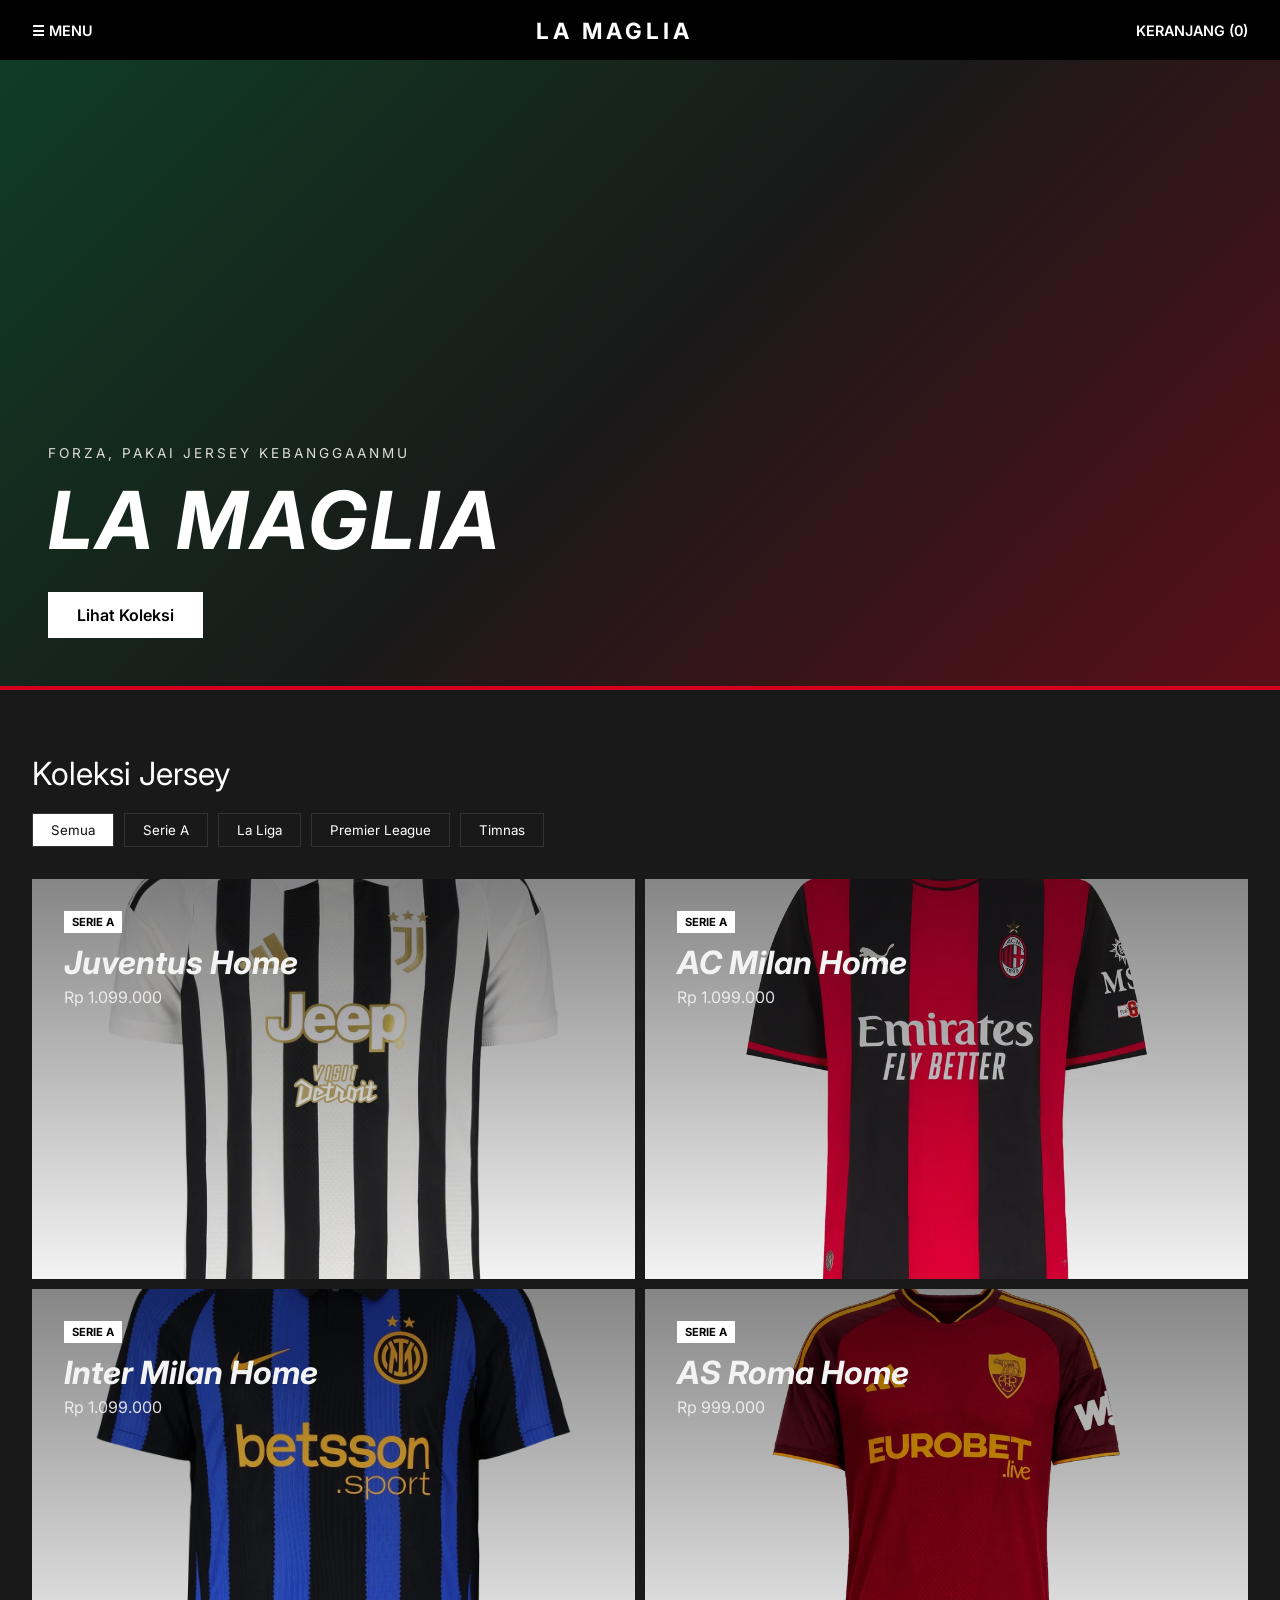
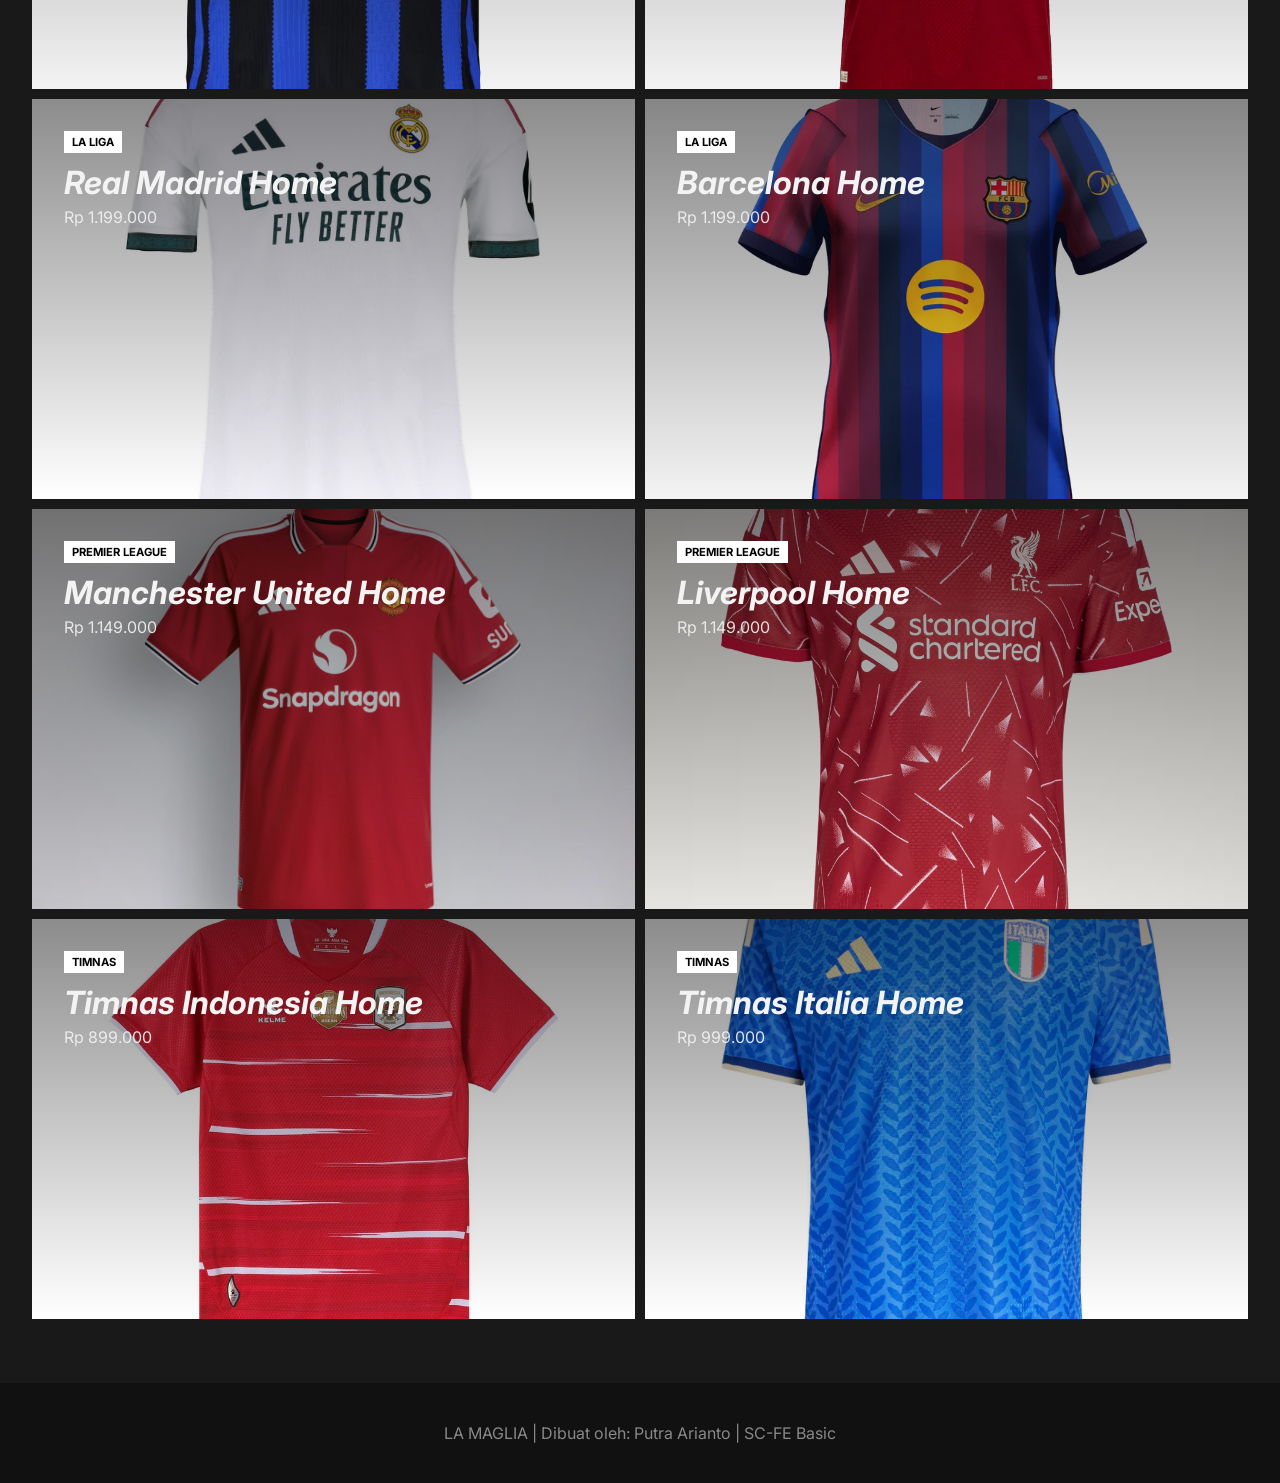
<file: index.html>
<!DOCTYPE html>
<html lang="id">
<head>
    <meta charset="UTF-8">
    <meta name="viewport" content="width=device-width, initial-scale=1.0">
    <title>La Maglia - Toko Jersey Bola</title>
    <link rel="preconnect" href="https://fonts.googleapis.com">
    <link href="https://fonts.googleapis.com/css2?family=Inter:wght@400;600;700&display=swap" rel="stylesheet">
    <link rel="stylesheet" href="style.css">
</head>
<body>

    <header class="navbar">
        <button id="tombol-menu" class="menu-btn">☰ MENU</button>
        <a href="index.html" class="logo">LA MAGLIA</a>
        <a href="keranjang.html" class="nav-keranjang">KERANJANG (<span id="jumlah-keranjang">0</span>)</a>
    </header>

    <aside id="sidebar" class="sidebar">
        <button id="tutup-menu" class="tutup">&times;</button>
        <nav>
            <a href="index.html">Semua Jersey</a>
            <a href="index.html#serie-a">Serie A</a>
            <a href="index.html#la-liga">La Liga</a>
            <a href="index.html#premier-league">Premier League</a>
            <a href="index.html#timnas">Timnas</a>
            <a href="keranjang.html">Keranjang</a>
            <button id="tombol-tema" class="tema-btn">☀️ Mode Terang</button>
        </nav>
    </aside>
    <div id="overlay"></div>

    <main>
        <section class="hero">
            <div class="hero-isi">
                <p class="tagline">Forza, pakai jersey kebanggaanmu</p>
                <h1 class="hero-judul">LA MAGLIA</h1>
                <a href="#koleksi" class="btn btn-putih">Lihat Koleksi</a>
            </div>
        </section>

        <section id="koleksi" class="container">
            <div class="section-header">
                <h2>Koleksi Jersey</h2>
                <div class="filter">
                    <button data-liga="semua" class="aktif">Semua</button>
                    <button data-liga="Serie A">Serie A</button>
                    <button data-liga="La Liga">La Liga</button>
                    <button data-liga="Premier League">Premier League</button>
                    <button data-liga="Timnas">Timnas</button>
                </div>
            </div>
            <div id="daftar-produk" class="produk-grid"></div>
        </section>
    </main>

    <footer class="footer">
        <p>LA MAGLIA | Dibuat oleh: Putra Arianto | SC-FE Basic</p>
    </footer>

    <script src="script.js"></script>
</body>
</html>
</file>
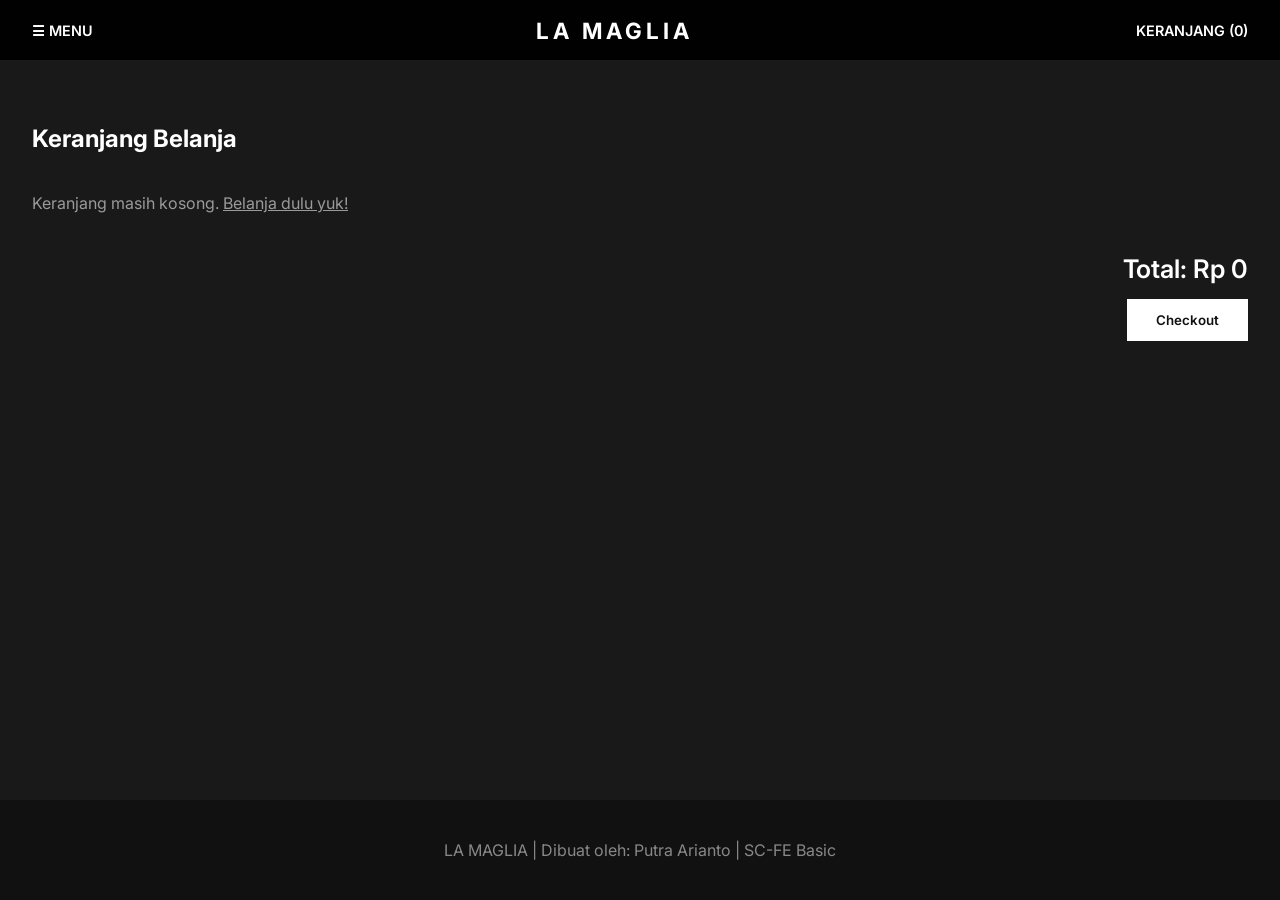
<file: keranjang.html>
<!DOCTYPE html>
<html lang="id">
<head>
    <meta charset="UTF-8">
    <meta name="viewport" content="width=device-width, initial-scale=1.0">
    <title>Keranjang - La Maglia</title>
    <link rel="preconnect" href="https://fonts.googleapis.com">
    <link href="https://fonts.googleapis.com/css2?family=Inter:wght@400;600;700&display=swap" rel="stylesheet">
    <link rel="stylesheet" href="style.css">
</head>
<body>

    <!-- Navbar -->
    <header class="navbar">
        <button id="tombol-menu" class="menu-btn">☰ MENU</button>
        <a href="index.html" class="logo">LA MAGLIA</a>
        <a href="keranjang.html" class="nav-keranjang">KERANJANG (<span id="jumlah-keranjang">0</span>)</a>
    </header>

    <!-- Sidebar menu -->
    <aside id="sidebar" class="sidebar">
        <button id="tutup-menu" class="tutup">&times;</button>
        <nav>
            <a href="index.html">Semua Jersey</a>
            <a href="index.html#serie-a">Serie A</a>
            <a href="index.html#la-liga">La Liga</a>
            <a href="index.html#premier-league">Premier League</a>
            <a href="index.html#timnas">Timnas</a>
            <a href="keranjang.html">Keranjang</a>
            <button id="tombol-tema" class="tema-btn">☀️ Mode Terang</button>
        </nav>
    </aside>
    <div id="overlay"></div>

    <main class="container detail-halaman">
        <h2>Keranjang Belanja</h2>
        <section id="isi-keranjang"></section>

        <section class="ringkasan">
            <h3>Total: <span id="total">Rp 0</span></h3>
            <button id="bayar" class="btn btn-putih">Checkout</button>
        </section>
    </main>

    <footer class="footer">
        <p>LA MAGLIA | Dibuat oleh: Putra Arianto | SC-FE Basic</p>
    </footer>

    <script src="script.js"></script>
</body>
</html>
</file>
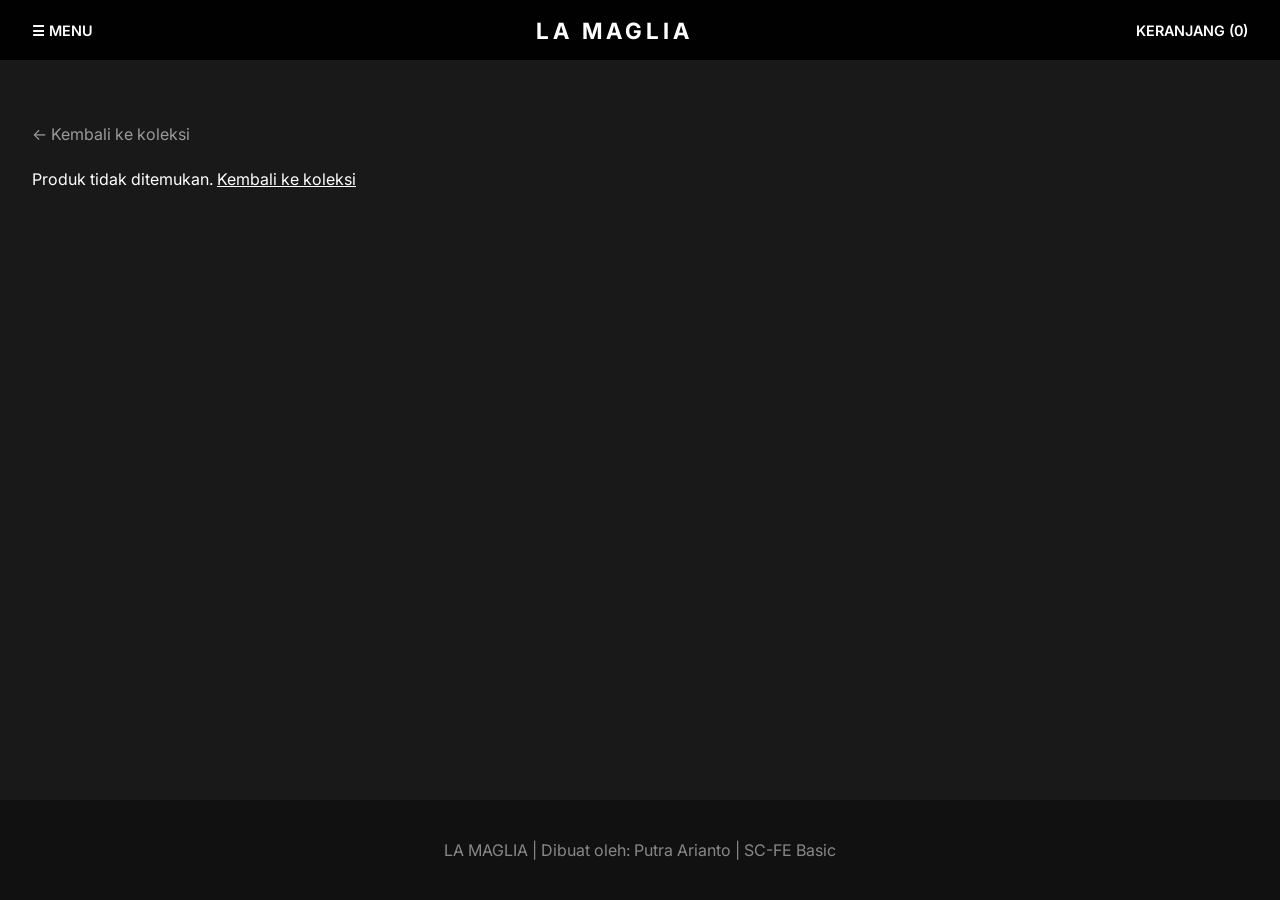
<file: produk.html>
<!DOCTYPE html>
<html lang="id">
<head>
    <meta charset="UTF-8">
    <meta name="viewport" content="width=device-width, initial-scale=1.0">
    <title>Detail Jersey - La Maglia</title>
    <link rel="preconnect" href="https://fonts.googleapis.com">
    <link href="https://fonts.googleapis.com/css2?family=Inter:wght@400;600;700&display=swap" rel="stylesheet">
    <link rel="stylesheet" href="style.css">
</head>
<body>

    <!-- Navbar -->
    <header class="navbar">
        <button id="tombol-menu" class="menu-btn">☰ MENU</button>
        <a href="index.html" class="logo">LA MAGLIA</a>
        <a href="keranjang.html" class="nav-keranjang">KERANJANG (<span id="jumlah-keranjang">0</span>)</a>
    </header>

    <!-- Sidebar menu -->
    <aside id="sidebar" class="sidebar">
        <button id="tutup-menu" class="tutup">&times;</button>
        <nav>
            <a href="index.html">Semua Jersey</a>
            <a href="index.html#serie-a">Serie A</a>
            <a href="index.html#la-liga">La Liga</a>
            <a href="index.html#premier-league">Premier League</a>
            <a href="index.html#timnas">Timnas</a>
            <a href="keranjang.html">Keranjang</a>
            <button id="tombol-tema" class="tema-btn">☀️ Mode Terang</button>
        </nav>
    </aside>
    <div id="overlay"></div>

    <main class="container detail-halaman">
        <a href="index.html" class="kembali">← Kembali ke koleksi</a>
        <!-- Detail dibuat oleh script.js berdasarkan ?id=... di alamat -->
        <section id="detail" class="detail"></section>
    </main>

    <footer class="footer">
        <p>LA MAGLIA | Dibuat oleh: Putra Arianto | SC-FE Basic</p>
    </footer>

    <script src="script.js"></script>
</body>
</html>
</file>
<file: style.css>
/* Warna tema (default: gelap). Mode terang menimpanya lewat class "terang" */
:root {
    --bg: #191919;
    --bg2: #232323;
    --teks: #ffffff;
    --abu: #9a9a9a;
    --garis: #333333;
    --tombol: #ffffff;
    --tombol-teks: #111111;
    --aksen: #d5001c;
}

body.terang {
    --bg: #f5f5f5;
    --bg2: #ffffff;
    --teks: #191919;
    --abu: #666666;
    --garis: #dddddd;
    --tombol: #191919;
    --tombol-teks: #ffffff;
}

* {
    margin: 0;
    padding: 0;
    box-sizing: border-box;
    font-family: 'Inter', Arial, sans-serif;
}

html {
    scroll-behavior: smooth;
}

body {
    background-color: var(--bg);
    color: var(--teks);
    padding-top: 60px;
    min-height: 100vh;
    display: flex;
    flex-direction: column;
}

main {
    flex: 1;
}

a {
    color: inherit;
}

/* Navbar (Flexbox) */
.navbar {
    display: flex;
    justify-content: space-between;
    align-items: center;
    position: fixed;
    top: 0;
    width: 100%;
    padding: 0 2rem;
    height: 60px;
    background: rgba(0, 0, 0, 0.95);
    color: white;
    z-index: 1000;
}

.navbar a {
    color: white;
    text-decoration: none;
}

.menu-btn {
    background: none;
    border: none;
    color: white;
    font-weight: 600;
    font-size: 0.9rem;
    cursor: pointer;
}

.logo {
    font-size: 1.4rem;
    font-weight: 700;
    letter-spacing: 4px;
}

.nav-keranjang {
    font-weight: 600;
    font-size: 0.9rem;
}

/* Sidebar */
.sidebar {
    position: fixed;
    top: 0;
    left: -420px; /* tersembunyi di kiri */
    width: 360px;
    max-width: 85%;
    height: 100%;
    background: white;
    color: black;
    padding-top: 70px;
    z-index: 2000;
    transition: 0.4s;
}

.sidebar.aktif {
    left: 0;
}

.sidebar .tutup {
    position: absolute;
    top: 15px;
    right: 25px;
    background: none;
    border: none;
    font-size: 36px;
    cursor: pointer;
}

.sidebar nav a {
    display: block;
    padding: 18px 30px;
    font-size: 1.1rem;
    font-weight: 600;
    text-decoration: none;
    border-bottom: 1px solid #eeeeee;
}

.sidebar nav a:hover {
    background: #f4f4f4;
}

.tema-btn {
    margin: 25px 30px;
    padding: 10px 18px;
    background: black;
    color: white;
    border: none;
    cursor: pointer;
}

#overlay {
    display: none;
    position: fixed;
    top: 0;
    left: 0;
    width: 100%;
    height: 100%;
    background: rgba(0, 0, 0, 0.5);
    z-index: 1500;
}

#overlay.aktif {
    display: block;
}

/* Hero */
.hero {
    height: 70vh;
    display: flex;
    align-items: flex-end;
    padding: 3rem;
    background: linear-gradient(135deg, #0f3d24, #191919 50%, #5a0f18);
    border-bottom: 4px solid var(--aksen);
}

.tagline {
    text-transform: uppercase;
    letter-spacing: 3px;
    font-size: 0.85rem;
    margin-bottom: 10px;
    color: #dddddd;
}

.hero-judul {
    font-size: 5rem;
    font-style: italic;
    letter-spacing: 3px;
    margin-bottom: 1.5rem;
    color: white;
}

/* Tombol */
.btn {
    display: inline-block;
    padding: 12px 28px;
    font-weight: 600;
    text-decoration: none;
    border: 1px solid var(--tombol);
    cursor: pointer;
    transition: 0.3s;
}

.btn-putih {
    background: var(--tombol);
    color: var(--tombol-teks);
}

.btn-putih:hover {
    background: transparent;
    color: var(--teks);
}

.hero .btn-putih {
    background: white;
    color: black;
    border-color: white;
}

.hero .btn-putih:hover {
    background: transparent;
    color: white;
}

/* Katalog (Grid) */
.container {
    width: 100%;
    max-width: 1300px;
    margin: 0 auto;
    padding: 4rem 2rem;
}

.section-header h2 {
    font-size: 2rem;
    font-weight: 400;
    margin-bottom: 1.2rem;
}

.filter {
    display: flex;
    flex-wrap: wrap;
    gap: 10px;
    margin-bottom: 2rem;
}

.filter button {
    padding: 8px 18px;
    background: transparent;
    color: var(--teks);
    border: 1px solid var(--garis);
    cursor: pointer;
}

.filter button.aktif {
    background: var(--tombol);
    color: var(--tombol-teks);
}

.produk-grid {
    display: grid;
    grid-template-columns: 1fr 1fr;
    gap: 10px;
}

.kartu {
    position: relative;
    height: 400px;
    overflow: hidden;
    text-decoration: none;
    color: #f3f3f3;
}

.kartu-gambar {
    width: 100%;
    height: 100%;
    transition: transform 0.5s ease;
}

.kartu:hover .kartu-gambar {
    transform: scale(1.05);
}

.foto {
    width: 100%;
    height: 100%;
    object-fit: cover;
    display: block;
    background: #f3f3f3; /* warna latar foto: ganti di sini */
}

.kartu-isi {
    position: absolute;
    top: 0;
    left: 0;
    width: 100%;
    height: 100%;
    padding: 2rem;
    display: flex;
    flex-direction: column;
    background: linear-gradient(to bottom, rgba(0, 0, 0, 0.45), rgba(0, 0, 0, 0));
}

.badge {
    align-self: flex-start;
    background: white;
    color: black;
    padding: 4px 8px;
    font-size: 0.7rem;
    font-weight: 700;
    text-transform: uppercase;
    margin-bottom: 10px;
}

.nama {
    font-size: 2rem;
    font-style: italic;
    margin-bottom: 0.3rem;
}

.harga-kartu {
    opacity: 0.9;
}

/* Muncul saat kartu disorot */
.kartu-footer {
    margin-top: auto;
    align-self: flex-start;
    font-weight: 600;
    border-bottom: 1px solid white;
    opacity: 0;
    transform: translateY(10px);
    transition: 0.3s;
}

.kartu:hover .kartu-footer {
    opacity: 1;
    transform: translateY(0);
}

/* Halaman detail */
.detail-halaman {
    min-height: 80vh;
}

.kembali {
    display: inline-block;
    margin-bottom: 25px;
    color: var(--abu);
    text-decoration: none;
}

.kembali:hover {
    color: var(--teks);
}

.detail {
    display: grid;
    grid-template-columns: 1.3fr 1fr;
    gap: 40px;
    align-items: center;
}

.detail-gambar {
    position: relative;
    height: 520px;
    overflow: hidden;
}

.detail-gambar .foto {
    object-fit: contain; /* di halaman detail foto ditampilkan utuh */
}

.slider-foto {
    width: 100%;
    height: 100%;
}

/* Panah kiri/kanan di atas foto */
.panah {
    position: absolute;
    top: 50%;
    transform: translateY(-50%);
    width: 45px;
    height: 60px;
    background: rgba(0, 0, 0, 0.6);
    color: white;
    border: none;
    font-size: 2rem;
    cursor: pointer;
}

.panah:hover {
    background: rgba(0, 0, 0, 0.9);
}

.panah.kiri {
    left: 0;
}

.panah.kanan {
    right: 0;
}

.nomor-foto {
    position: absolute;
    bottom: 12px;
    right: 15px;
    background: rgba(0, 0, 0, 0.6);
    color: white;
    padding: 3px 10px;
    font-size: 0.8rem;
}

.detail-info h1 {
    font-size: 2.6rem;
    font-style: italic;
    margin: 10px 0;
}

.harga-detail {
    font-size: 1.6rem;
    font-weight: 600;
    margin-bottom: 15px;
}

.deskripsi {
    color: var(--abu);
    margin-bottom: 25px;
}

.detail-info h4 {
    margin-bottom: 10px;
}

.ukuran {
    display: flex;
    gap: 10px;
    margin-bottom: 25px;
}

.ukuran button {
    width: 50px;
    height: 45px;
    background: transparent;
    color: var(--teks);
    border: 1px solid var(--garis);
    cursor: pointer;
}

.ukuran button.aktif {
    background: var(--tombol);
    color: var(--tombol-teks);
}

.pesan {
    margin-top: 15px;
    color: #4caf50;
}

/* Keranjang */
.container h2 {
    margin-bottom: 20px;
}

.baris {
    display: flex;
    align-items: center;
    gap: 20px;
    background: var(--bg2);
    border: 1px solid var(--garis);
    padding: 15px;
    margin-bottom: 12px;
}

.thumb {
    width: 90px;
    height: 90px;
    overflow: hidden;
}

.baris .info {
    flex: 1;
}

.baris .info a {
    text-decoration: none;
}

.baris .info p {
    color: var(--abu);
}

.jumlah {
    display: flex;
    align-items: center;
    gap: 12px;
}

.kecil {
    width: 30px;
    height: 30px;
    background: transparent;
    color: var(--teks);
    border: 1px solid var(--garis);
    cursor: pointer;
}

.hapus {
    background: none;
    border: 1px solid var(--aksen);
    color: var(--aksen);
    padding: 6px 14px;
    cursor: pointer;
}

.kosong {
    margin: 40px 0;
    color: var(--abu);
}

.ringkasan {
    text-align: right;
    margin-top: 30px;
}

.ringkasan h3 {
    margin-bottom: 15px;
    font-size: 1.6rem;
    font-weight: 600;
}

.footer {
    background: #111111;
    color: #888888;
    padding: 2.5rem 2rem;
    text-align: center;
}

/* Responsif */
/* Tablet */
@media (max-width: 900px) {
    .detail {
        grid-template-columns: 1fr;
    }

    .detail-gambar {
        height: 380px;
    }
}

/* HP */
@media (max-width: 768px) {
    .navbar {
        padding: 0 1rem;
    }

    .logo {
        letter-spacing: 2px;
        font-size: 1.1rem;
    }

    .hero {
        padding: 2rem 1.5rem;
    }

    .hero-judul {
        font-size: 3rem;
    }

    .container {
        padding: 2.5rem 1rem;
    }

    .produk-grid {
        grid-template-columns: 1fr;
    }

    .kartu {
        height: 320px;
    }

    .kartu-footer {
        opacity: 1; /* di HP tidak ada hover */
        transform: none;
    }

    .nama {
        font-size: 1.6rem;
    }

    .baris {
        flex-wrap: wrap;
    }
}
</file>
